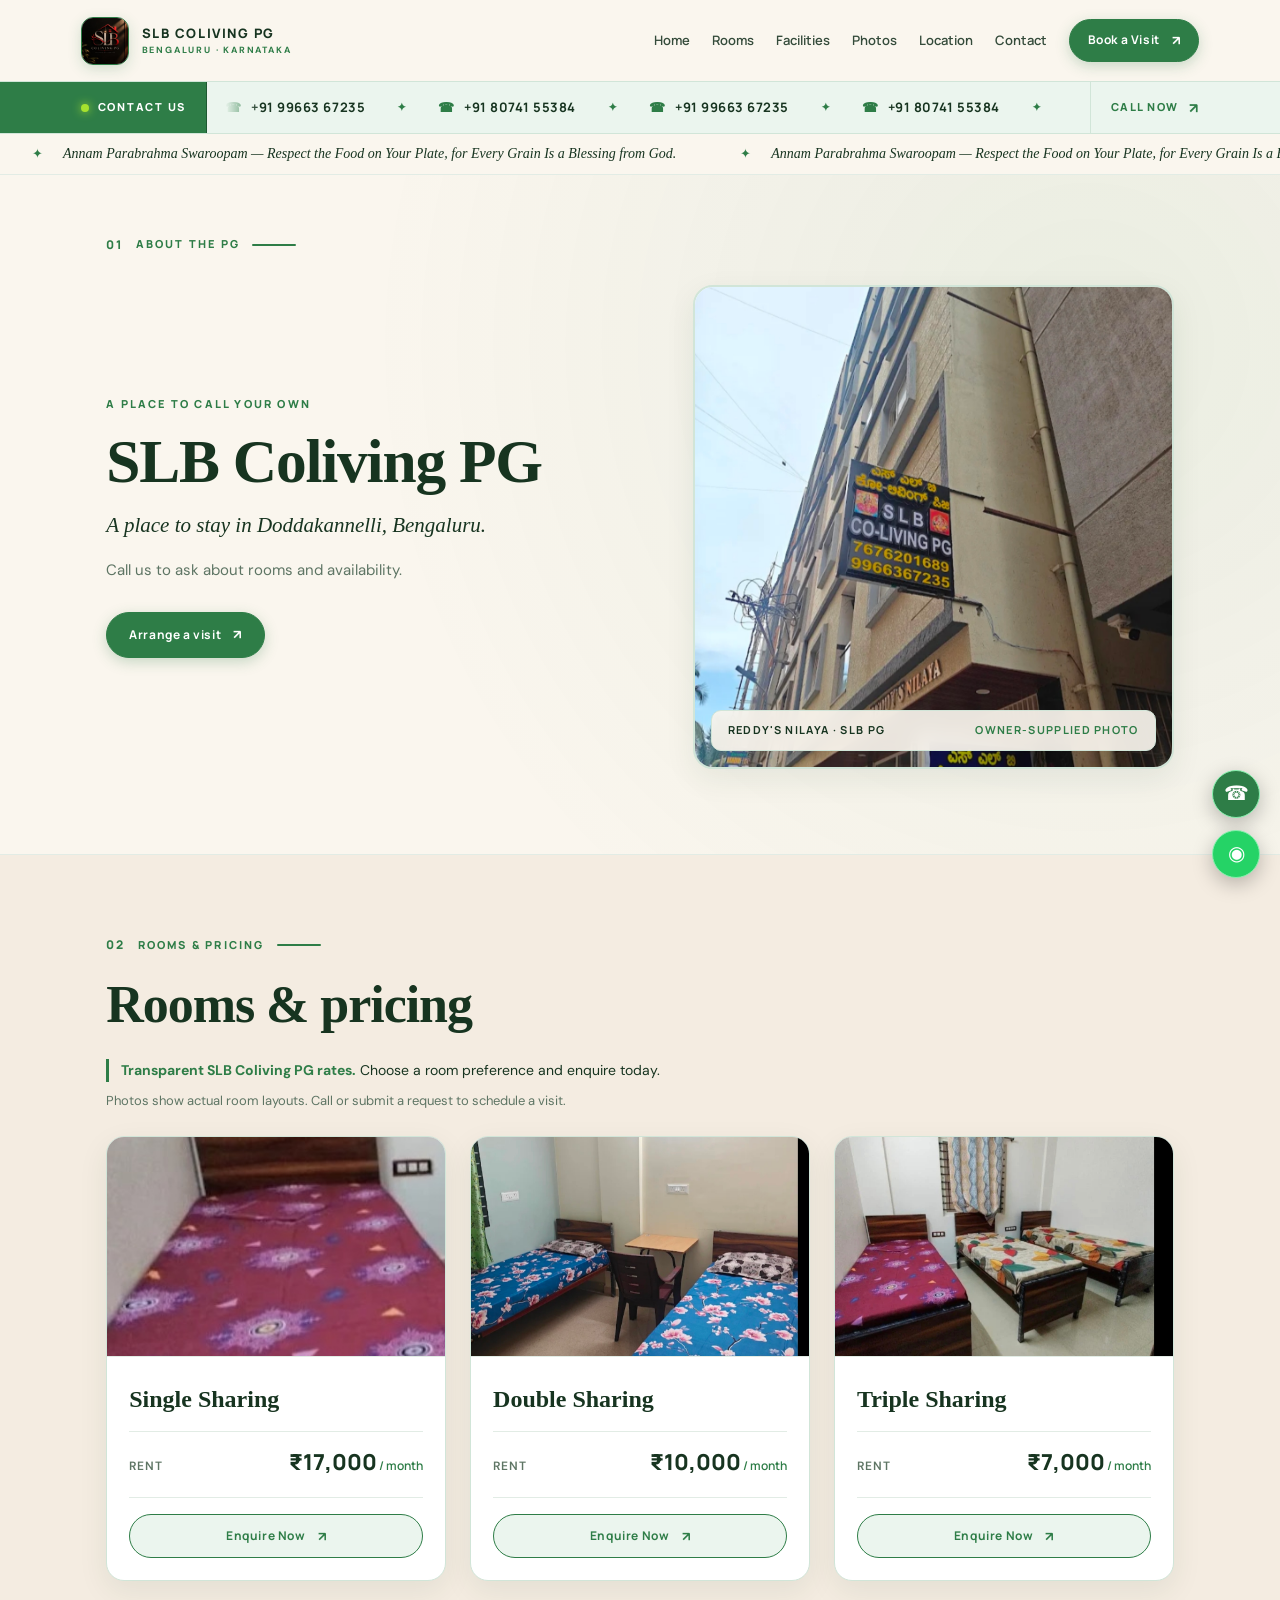
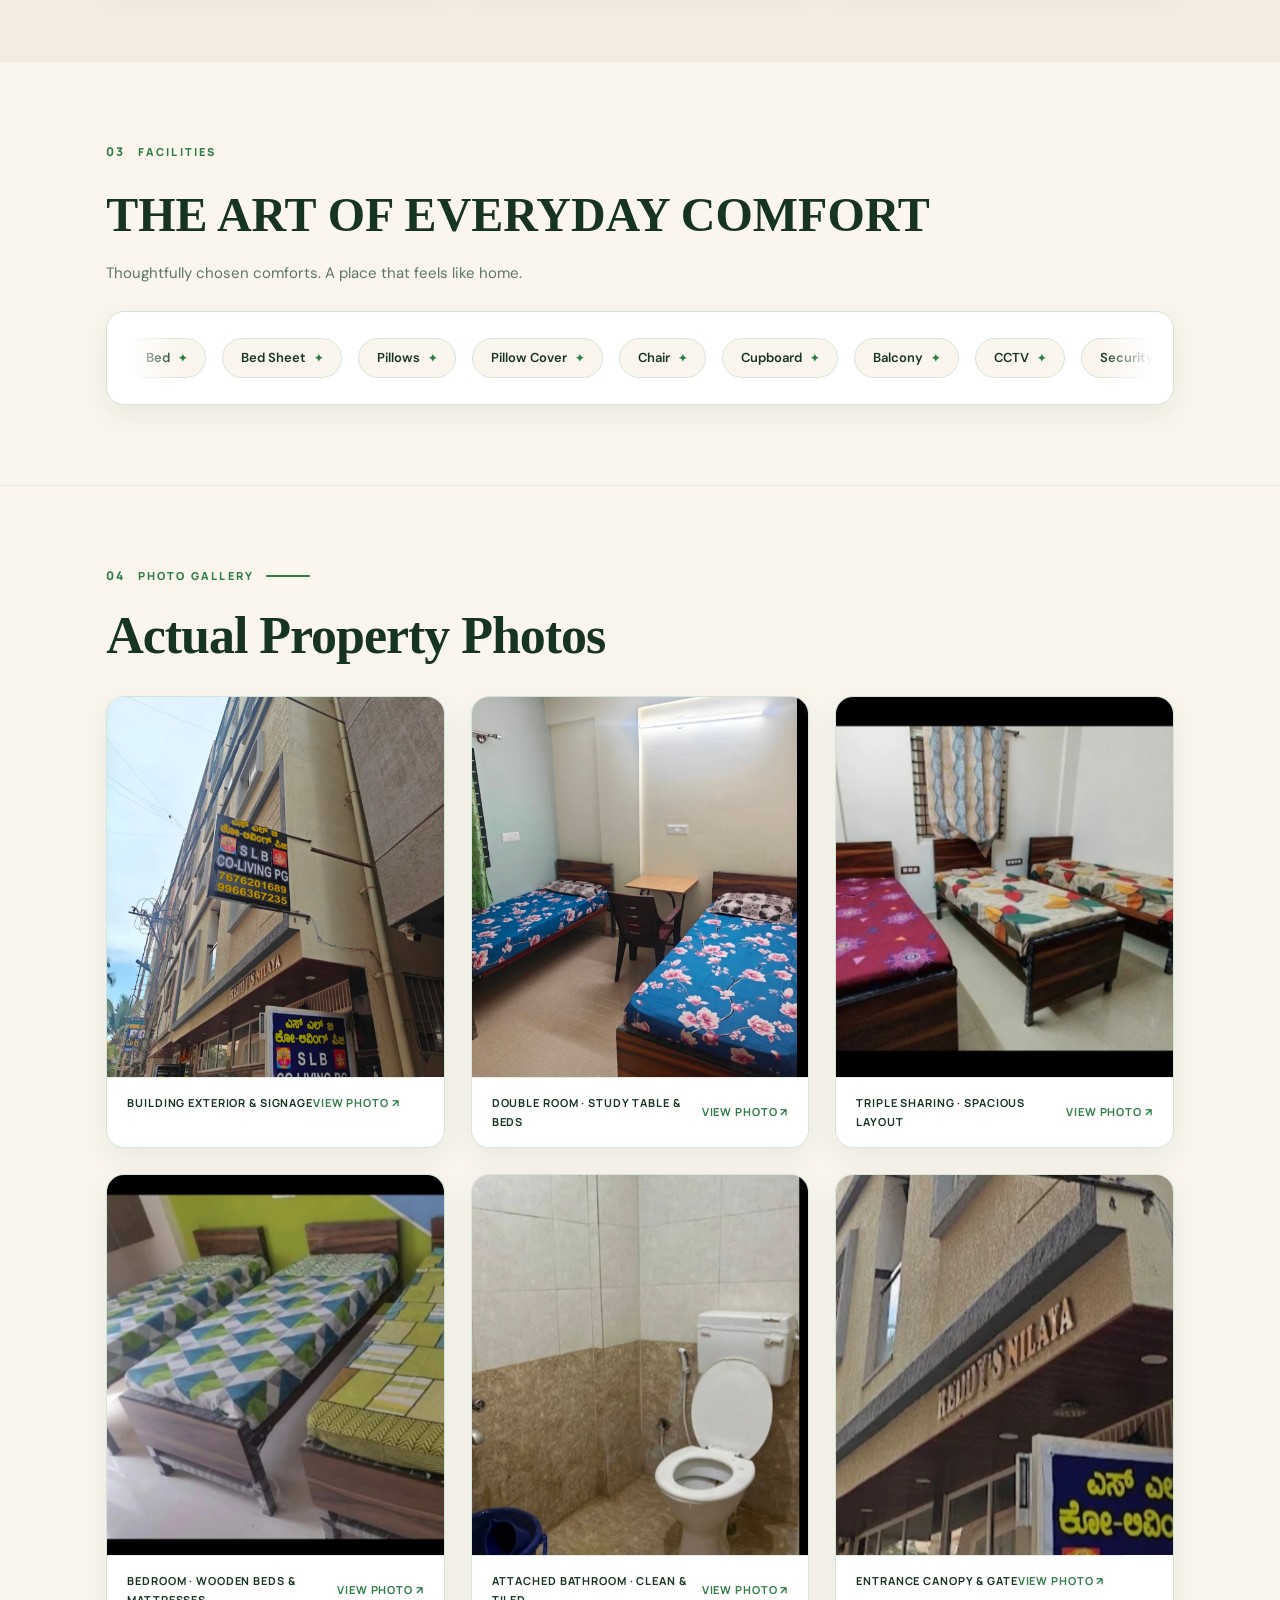
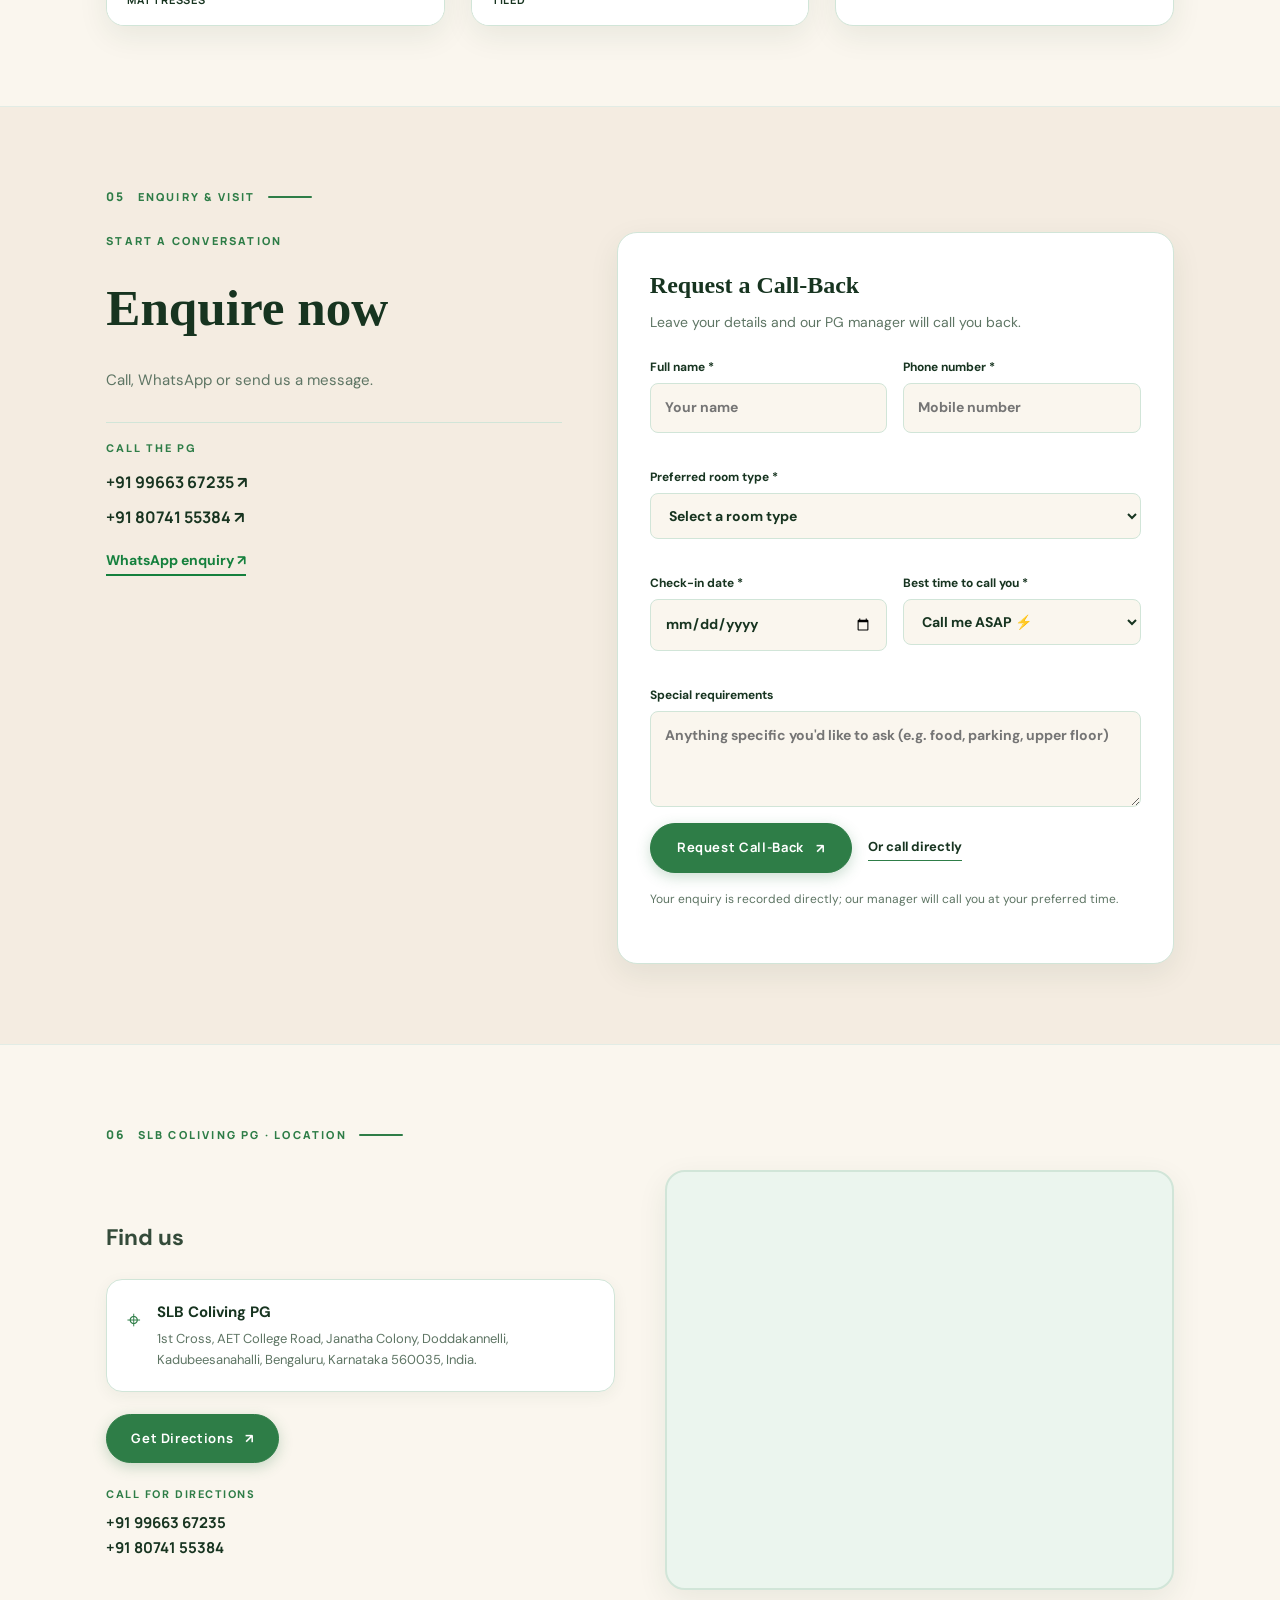
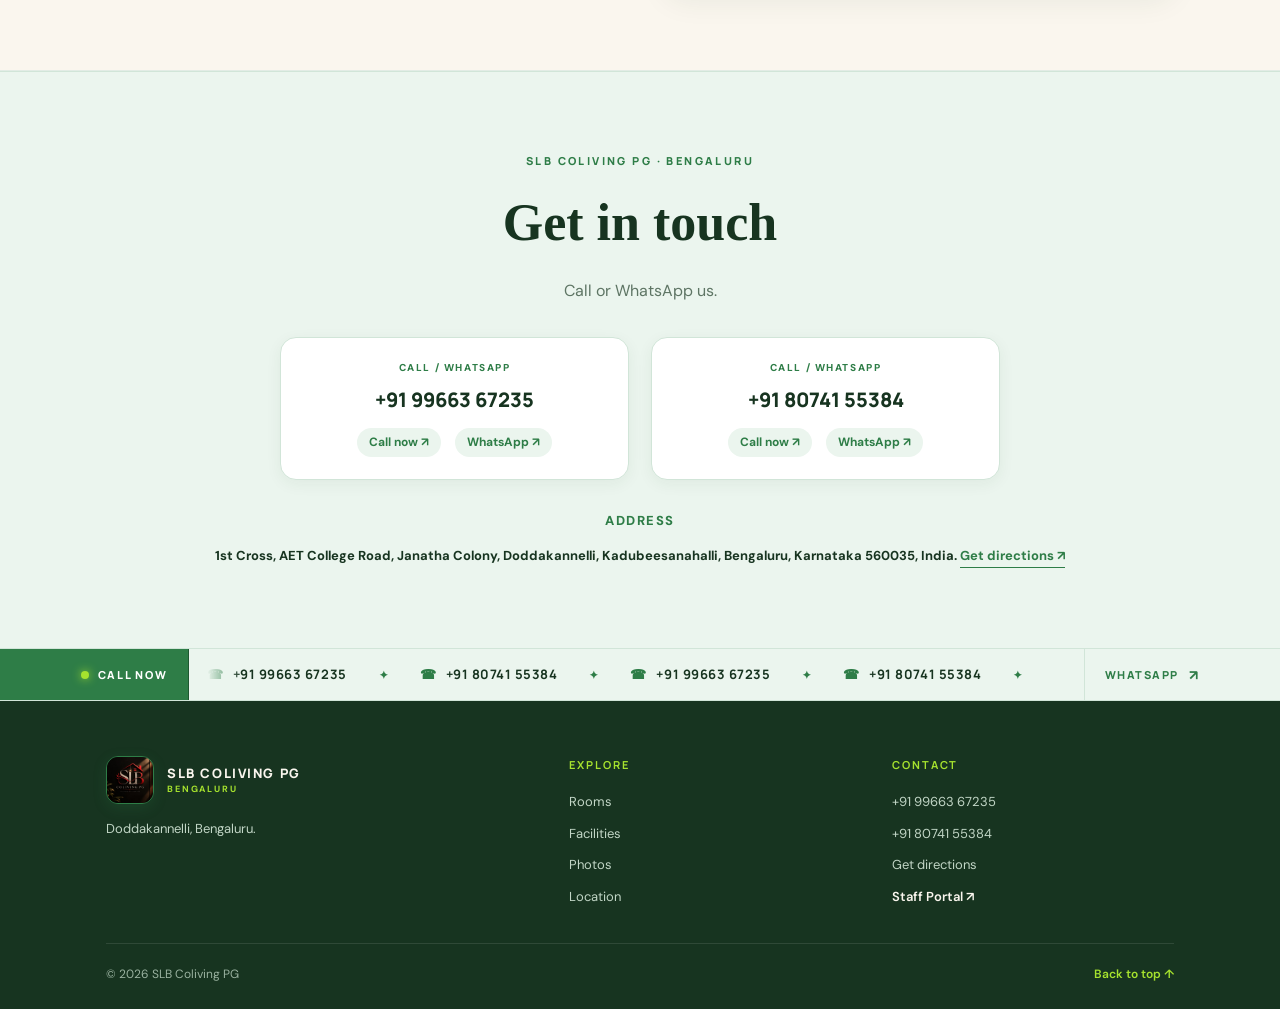
<file: index.html>
<!doctype html>
<html lang="en">
  <head>
    <meta charset="utf-8" />
    <meta name="viewport" content="width=device-width, initial-scale=1" />
    <meta name="theme-color" content="#101011" />
    <meta
      name="description"
      content="SLB Coliving PG in Bengaluru. View owner-provided room photos, facilities, directions and contact details."
    />
    <title>SLB Coliving PG | Bengaluru</title>
    <link rel="preconnect" href="https://fonts.googleapis.com" />
    <link rel="preconnect" href="https://fonts.gstatic.com" crossorigin />
    <link
      href="https://fonts.googleapis.com/css2?family=DM+Sans:wght@400;500;600;700&family=Manrope:wght@400;500;600;700;800&display=swap"
      rel="stylesheet"
    />
    <link rel="stylesheet" href="style.css" />
  </head>
  <body>
    <header class="site-header">
      <a class="brand" href="#home" aria-label="SLB Coliving PG home">
        <img
          src="assets/images/slb-logo.png"
          alt="SLB Coliving PG"
          class="brand-logo-img"
        />
        <span class="brand-name"
          ><strong>SLB COLIVING PG</strong
          ><small>BENGALURU · KARNATAKA</small></span
        >
      </a>
      <button
        class="menu-toggle"
        aria-label="Open navigation"
        aria-expanded="false"
        aria-controls="main-nav"
      >
        <span></span><span></span><span></span>
      </button>
      <nav class="nav-links" id="main-nav" aria-label="Main navigation">
        <a href="#home">Home</a><a href="#rooms">Rooms</a
        ><a href="#facilities">Facilities</a><a href="#gallery">Photos</a
        ><a href="#location">Location</a><a href="#contact">Contact</a>
        <a class="button nav-book" href="#booking"
          >Book a Visit <span>↗</span></a
        >
      </nav>
    </header>
    <main id="home">
      <section class="ticker" aria-label="Contact phone numbers">
        <span class="ticker-label"><i class="pulse-dot"></i> CONTACT US</span>
        <div class="ticker-window">
          <div class="ticker-track">
            <div class="ticker-group">
              <a href="tel:+919966367235"
                ><span class="phone-icon">☎</span> +91 99663 67235</a
              ><b>✦</b
              ><a href="tel:+918074155384"
                ><span class="phone-icon">☎</span> +91 80741 55384</a
              ><b>✦</b>
            </div>
            <div class="ticker-group" aria-hidden="true">
              <a tabindex="-1" href="tel:+919966367235"
                ><span class="phone-icon">☎</span> +91 99663 67235</a
              ><b>✦</b
              ><a tabindex="-1" href="tel:+918074155384"
                ><span class="phone-icon">☎</span> +91 80741 55384</a
              ><b>✦</b>
            </div>
          </div>
        </div>
        <a class="ticker-call" href="tel:+919966367235"
          >CALL NOW <span>↗</span></a
        >
      </section>

      <section class="quote-ticker" aria-label="Food blessing quote">
        <div class="quote-track">
          <div class="quote-group">
            <span aria-hidden="true">✦</span>
            <p>
              Annam Parabrahma Swaroopam — Respect the Food on Your Plate, for
              Every Grain Is a Blessing from God.
            </p>
          </div>
          <div class="quote-group" aria-hidden="true">
            <span>✦</span>
            <p>
              Annam Parabrahma Swaroopam — Respect the Food on Your Plate, for
              Every Grain Is a Blessing from God.
            </p>
          </div>
        </div>
      </section>

      <section class="section about-section reveal" id="about">
        <div class="section-kicker"><span>01</span> ABOUT THE PG <i></i></div>
        <div class="about-layout">
          <div class="about-copy">
            <p class="overline">A PLACE TO CALL YOUR OWN</p>
            <h1>SLB Coliving PG</h1>
            <p class="lead">A place to stay in Doddakannelli, Bengaluru.</p>
            <p class="body-copy">
              Call us to ask about rooms and availability.
            </p>
            <a class="button" href="#booking">Arrange a visit <span>↗</span></a>
          </div>
          <figure class="about-image">
            <img
              src="assets/images/IMG_20261012_234333.jpg"
              alt="Clear exterior view of SLB Coliving PG building, Reddy's Nilaya sign, and entrance"
              fetchpriority="high"
            />
            <figcaption>
              <span>REDDY'S NILAYA · SLB PG</span><span>OWNER-SUPPLIED PHOTO</span>
            </figcaption>
          </figure>
        </div>
      </section>

      <section class="section rooms-section reveal" id="rooms">
        <div class="section-kicker">
          <span>02</span> ROOMS & PRICING <i></i>
        </div>
        <div class="section-heading"><h2>Rooms &amp; pricing</h2></div>
        <p class="pricing-note">
          <strong>Transparent SLB Coliving PG rates.</strong> Choose a room preference and enquire today.
        </p>
        <p class="room-layout-note">
          Photos show actual room layouts. Call or submit a request to schedule a visit.
        </p>

        <div class="room-grid" id="room-grid">
          <article class="room-card room-card-reference">
            <img
              class="room-photo"
              src="assets/images/single-bed-detail.jpg"
              alt="Single bed in shared-bedroom"
              loading="lazy"
            />
            <div class="room-card-body">
              <h3>Single Sharing</h3>
              <div class="room-price">
                <span>Rent</span
                ><strong>₹17,000<small> / month</small></strong>
              </div>
              <div class="room-actions">
                <a href="#booking" class="button button-outline"
                  >Enquire Now <span>↗</span></a
                >
              </div>
            </div>
          </article>
          <article class="room-card room-card-reference">
            <img
              class="room-photo"
              src="assets/images/IMG_20261012_234323.jpg"
              alt="Double sharing bedroom with study desk and beds"
              loading="lazy"
            />
            <div class="room-card-body">
              <h3>Double Sharing</h3>
              <div class="room-price">
                <span>Rent</span
                ><strong>₹10,000<small> / month</small></strong>
              </div>
              <div class="room-actions">
                <a href="#booking" class="button button-outline"
                  >Enquire Now <span>↗</span></a
                >
              </div>
            </div>
          </article>
          <article class="room-card room-card-reference">
            <img
              class="room-photo"
              src="assets/images/IMG_20261012_234313.jpg"
              alt="Triple sharing bedroom layout with multiple beds"
              loading="lazy"
            />
            <div class="room-card-body">
              <h3>Triple Sharing</h3>
              <div class="room-price">
                <span>Rent</span
                ><strong>₹7,000<small> / month</small></strong>
              </div>
              <div class="room-actions">
                <a href="#booking" class="button button-outline"
                  >Enquire Now <span>↗</span></a
                >
              </div>
            </div>
          </article>
        </div>
      </section>

      <section class="section facilities-section reveal" id="facilities">
        <div class="facilities-marquee-heading">
          <div class="section-kicker"><span>03</span> FACILITIES</div>
          <h2>THE ART OF EVERYDAY COMFORT</h2>
          <p>Thoughtfully chosen comforts. A place that feels like home.</p>
        </div>
        <div class="facility-marquee-list">
          <article class="facility-marquee-row facility-marquee-row--single" data-facility-row data-row-id="all">
            <div class="facility-marquee-window" role="group" aria-label="Facility names">
              <div class="facility-marquee-track">
                <div class="facility-marquee-group">
                                    <button class="facility-marquee-item" type="button" data-facility-name="Bed" data-category-title="Room Essentials" data-category-description="Simple comforts for settling into your own space." aria-label="Show details for Bed" aria-pressed="false" aria-controls="facility-detail-all">
                    <span class="facility-marquee-name">Bed</span><span class="facility-marquee-star" aria-hidden="true">✦</span>
                  </button>
                  <button class="facility-marquee-item" type="button" data-facility-name="Bed Sheet" data-category-title="Room Essentials" data-category-description="Simple comforts for settling into your own space." aria-label="Show details for Bed Sheet" aria-pressed="false" aria-controls="facility-detail-all">
                    <span class="facility-marquee-name">Bed Sheet</span><span class="facility-marquee-star" aria-hidden="true">✦</span>
                  </button>
                  <button class="facility-marquee-item" type="button" data-facility-name="Pillows" data-category-title="Room Essentials" data-category-description="Simple comforts for settling into your own space." aria-label="Show details for Pillows" aria-pressed="false" aria-controls="facility-detail-all">
                    <span class="facility-marquee-name">Pillows</span><span class="facility-marquee-star" aria-hidden="true">✦</span>
                  </button>
                  <button class="facility-marquee-item" type="button" data-facility-name="Pillow Cover" data-category-title="Room Essentials" data-category-description="Simple comforts for settling into your own space." aria-label="Show details for Pillow Cover" aria-pressed="false" aria-controls="facility-detail-all">
                    <span class="facility-marquee-name">Pillow Cover</span><span class="facility-marquee-star" aria-hidden="true">✦</span>
                  </button>
                  <button class="facility-marquee-item" type="button" data-facility-name="Chair" data-category-title="Room Essentials" data-category-description="Simple comforts for settling into your own space." aria-label="Show details for Chair" aria-pressed="false" aria-controls="facility-detail-all">
                    <span class="facility-marquee-name">Chair</span><span class="facility-marquee-star" aria-hidden="true">✦</span>
                  </button>
                  <button class="facility-marquee-item" type="button" data-facility-name="Cupboard" data-category-title="Room Essentials" data-category-description="Simple comforts for settling into your own space." aria-label="Show details for Cupboard" aria-pressed="false" aria-controls="facility-detail-all">
                    <span class="facility-marquee-name">Cupboard</span><span class="facility-marquee-star" aria-hidden="true">✦</span>
                  </button>
                  <button class="facility-marquee-item" type="button" data-facility-name="Balcony" data-category-title="Room Essentials" data-category-description="Simple comforts for settling into your own space." aria-label="Show details for Balcony" aria-pressed="false" aria-controls="facility-detail-all">
                    <span class="facility-marquee-name">Balcony</span><span class="facility-marquee-star" aria-hidden="true">✦</span>
                  </button>
                  <button class="facility-marquee-item" type="button" data-facility-name="CCTV" data-category-title="Safety &amp; Security" data-category-description="Everyday security and backup essentials." aria-label="Show details for CCTV" aria-pressed="false" aria-controls="facility-detail-all">
                    <span class="facility-marquee-name">CCTV</span><span class="facility-marquee-star" aria-hidden="true">✦</span>
                  </button>
                  <button class="facility-marquee-item" type="button" data-facility-name="Security Guard" data-category-title="Safety &amp; Security" data-category-description="Everyday security and backup essentials." aria-label="Show details for Security Guard" aria-pressed="false" aria-controls="facility-detail-all">
                    <span class="facility-marquee-name">Security Guard</span><span class="facility-marquee-star" aria-hidden="true">✦</span>
                  </button>
                  <button class="facility-marquee-item" type="button" data-facility-name="Power Backup" data-category-title="Safety &amp; Security" data-category-description="Everyday security and backup essentials." aria-label="Show details for Power Backup" aria-pressed="false" aria-controls="facility-detail-all">
                    <span class="facility-marquee-name">Power Backup</span><span class="facility-marquee-star" aria-hidden="true">✦</span>
                  </button>
                  <button class="facility-marquee-item" type="button" data-facility-name="Common Refrigerator" data-category-title="Kitchen &amp; Dining" data-category-description="Shared essentials for cooking and dining." aria-label="Show details for Common Refrigerator" aria-pressed="false" aria-controls="facility-detail-all">
                    <span class="facility-marquee-name">Common Refrigerator</span><span class="facility-marquee-star" aria-hidden="true">✦</span>
                  </button>
                  <button class="facility-marquee-item" type="button" data-facility-name="Self Cooking" data-category-title="Kitchen &amp; Dining" data-category-description="Shared essentials for cooking and dining." aria-label="Show details for Self Cooking" aria-pressed="false" aria-controls="facility-detail-all">
                    <span class="facility-marquee-name">Self Cooking</span><span class="facility-marquee-star" aria-hidden="true">✦</span>
                  </button>
                  <button class="facility-marquee-item" type="button" data-facility-name="Gas Cylinder" data-category-title="Kitchen &amp; Dining" data-category-description="Shared essentials for cooking and dining." aria-label="Show details for Gas Cylinder" aria-pressed="false" aria-controls="facility-detail-all">
                    <span class="facility-marquee-name">Gas Cylinder</span><span class="facility-marquee-star" aria-hidden="true">✦</span>
                  </button>
                  <button class="facility-marquee-item" type="button" data-facility-name="Dining Table" data-category-title="Kitchen &amp; Dining" data-category-description="Shared essentials for cooking and dining." aria-label="Show details for Dining Table" aria-pressed="false" aria-controls="facility-detail-all">
                    <span class="facility-marquee-name">Dining Table</span><span class="facility-marquee-star" aria-hidden="true">✦</span>
                  </button>
                  <button class="facility-marquee-item" type="button" data-facility-name="Water Purifier" data-category-title="Kitchen &amp; Dining" data-category-description="Shared essentials for cooking and dining." aria-label="Show details for Water Purifier" aria-pressed="false" aria-controls="facility-detail-all">
                    <span class="facility-marquee-name">Water Purifier</span><span class="facility-marquee-star" aria-hidden="true">✦</span>
                  </button>
                  <button class="facility-marquee-item" type="button" data-facility-name="Housekeeping" data-category-title="Cleaning &amp; Laundry" data-category-description="Useful basics for laundry and everyday upkeep." aria-label="Show details for Housekeeping" aria-pressed="false" aria-controls="facility-detail-all">
                    <span class="facility-marquee-name">Housekeeping</span><span class="facility-marquee-star" aria-hidden="true">✦</span>
                  </button>
                  <button class="facility-marquee-item" type="button" data-facility-name="Washing Machine" data-category-title="Cleaning &amp; Laundry" data-category-description="Useful basics for laundry and everyday upkeep." aria-label="Show details for Washing Machine" aria-pressed="false" aria-controls="facility-detail-all">
                    <span class="facility-marquee-name">Washing Machine</span><span class="facility-marquee-star" aria-hidden="true">✦</span>
                  </button>
                  <button class="facility-marquee-item" type="button" data-facility-name="Clothes Drying Area" data-category-title="Cleaning &amp; Laundry" data-category-description="Useful basics for laundry and everyday upkeep." aria-label="Show details for Clothes Drying Area" aria-pressed="false" aria-controls="facility-detail-all">
                    <span class="facility-marquee-name">Clothes Drying Area</span><span class="facility-marquee-star" aria-hidden="true">✦</span>
                  </button>
                  <button class="facility-marquee-item" type="button" data-facility-name="Dustbin" data-category-title="Cleaning &amp; Laundry" data-category-description="Useful basics for laundry and everyday upkeep." aria-label="Show details for Dustbin" aria-pressed="false" aria-controls="facility-detail-all">
                    <span class="facility-marquee-name">Dustbin</span><span class="facility-marquee-star" aria-hidden="true">✦</span>
                  </button>
                  <button class="facility-marquee-item" type="button" data-facility-name="Shoe Rack" data-category-title="Cleaning &amp; Laundry" data-category-description="Useful basics for laundry and everyday upkeep." aria-label="Show details for Shoe Rack" aria-pressed="false" aria-controls="facility-detail-all">
                    <span class="facility-marquee-name">Shoe Rack</span><span class="facility-marquee-star" aria-hidden="true">✦</span>
                  </button>
                  <button class="facility-marquee-item" type="button" data-facility-name="Lift" data-category-title="Building &amp; Bathroom" data-category-description="Practical fixtures for the building and washroom." aria-label="Show details for Lift" aria-pressed="false" aria-controls="facility-detail-all">
                    <span class="facility-marquee-name">Lift</span><span class="facility-marquee-star" aria-hidden="true">✦</span>
                  </button>
                  <button class="facility-marquee-item" type="button" data-facility-name="Heat Pump" data-category-title="Building &amp; Bathroom" data-category-description="Practical fixtures for the building and washroom." aria-label="Show details for Heat Pump" aria-pressed="false" aria-controls="facility-detail-all">
                    <span class="facility-marquee-name">Heat Pump</span><span class="facility-marquee-star" aria-hidden="true">✦</span>
                  </button>
                  <button class="facility-marquee-item" type="button" data-facility-name="Shower" data-category-title="Building &amp; Bathroom" data-category-description="Practical fixtures for the building and washroom." aria-label="Show details for Shower" aria-pressed="false" aria-controls="facility-detail-all">
                    <span class="facility-marquee-name">Shower</span><span class="facility-marquee-star" aria-hidden="true">✦</span>
                  </button>
                  <button class="facility-marquee-item" type="button" data-facility-name="Attached Washroom" data-category-title="Building &amp; Bathroom" data-category-description="Practical fixtures for the building and washroom." aria-label="Show details for Attached Washroom" aria-pressed="false" aria-controls="facility-detail-all">
                    <span class="facility-marquee-name">Attached Washroom</span><span class="facility-marquee-star" aria-hidden="true">✦</span>
                  </button>
                  <button class="facility-marquee-item" type="button" data-facility-name="Wi-Fi" data-category-title="Other Facilities" data-category-description="Helpful everyday conveniences." aria-label="Show details for Wi-Fi" aria-pressed="false" aria-controls="facility-detail-all">
                    <span class="facility-marquee-name">Wi-Fi</span><span class="facility-marquee-star" aria-hidden="true">✦</span>
                  </button>
                  <button class="facility-marquee-item" type="button" data-facility-name="Two-Wheeler Parking" data-category-title="Other Facilities" data-category-description="Helpful everyday conveniences." aria-label="Show details for Two-Wheeler Parking" aria-pressed="false" aria-controls="facility-detail-all">
                    <span class="facility-marquee-name">Two-Wheeler Parking</span><span class="facility-marquee-star" aria-hidden="true">✦</span>
                  </button>
                </div>
                <div class="facility-marquee-group" aria-hidden="true">
                  <span class="facility-marquee-item facility-marquee-item--visual" data-facility-name="Bed" data-category-title="Room Essentials" data-category-description="Simple comforts for settling into your own space.">
                    <span class="facility-marquee-name">Bed</span><span class="facility-marquee-star" aria-hidden="true">✦</span>
                  </span>
                  <span class="facility-marquee-item facility-marquee-item--visual" data-facility-name="Bed Sheet" data-category-title="Room Essentials" data-category-description="Simple comforts for settling into your own space.">
                    <span class="facility-marquee-name">Bed Sheet</span><span class="facility-marquee-star" aria-hidden="true">✦</span>
                  </span>
                  <span class="facility-marquee-item facility-marquee-item--visual" data-facility-name="Pillows" data-category-title="Room Essentials" data-category-description="Simple comforts for settling into your own space.">
                    <span class="facility-marquee-name">Pillows</span><span class="facility-marquee-star" aria-hidden="true">✦</span>
                  </span>
                  <span class="facility-marquee-item facility-marquee-item--visual" data-facility-name="Pillow Cover" data-category-title="Room Essentials" data-category-description="Simple comforts for settling into your own space.">
                    <span class="facility-marquee-name">Pillow Cover</span><span class="facility-marquee-star" aria-hidden="true">✦</span>
                  </span>
                  <span class="facility-marquee-item facility-marquee-item--visual" data-facility-name="Chair" data-category-title="Room Essentials" data-category-description="Simple comforts for settling into your own space.">
                    <span class="facility-marquee-name">Chair</span><span class="facility-marquee-star" aria-hidden="true">✦</span>
                  </span>
                  <span class="facility-marquee-item facility-marquee-item--visual" data-facility-name="Cupboard" data-category-title="Room Essentials" data-category-description="Simple comforts for settling into your own space.">
                    <span class="facility-marquee-name">Cupboard</span><span class="facility-marquee-star" aria-hidden="true">✦</span>
                  </span>
                  <span class="facility-marquee-item facility-marquee-item--visual" data-facility-name="Balcony" data-category-title="Room Essentials" data-category-description="Simple comforts for settling into your own space.">
                    <span class="facility-marquee-name">Balcony</span><span class="facility-marquee-star" aria-hidden="true">✦</span>
                  </span>
                  <span class="facility-marquee-item facility-marquee-item--visual" data-facility-name="CCTV" data-category-title="Safety &amp; Security" data-category-description="Everyday security and backup essentials.">
                    <span class="facility-marquee-name">CCTV</span><span class="facility-marquee-star" aria-hidden="true">✦</span>
                  </span>
                  <span class="facility-marquee-item facility-marquee-item--visual" data-facility-name="Security Guard" data-category-title="Safety &amp; Security" data-category-description="Everyday security and backup essentials.">
                    <span class="facility-marquee-name">Security Guard</span><span class="facility-marquee-star" aria-hidden="true">✦</span>
                  </span>
                  <span class="facility-marquee-item facility-marquee-item--visual" data-facility-name="Power Backup" data-category-title="Safety &amp; Security" data-category-description="Everyday security and backup essentials.">
                    <span class="facility-marquee-name">Power Backup</span><span class="facility-marquee-star" aria-hidden="true">✦</span>
                  </span>
                  <span class="facility-marquee-item facility-marquee-item--visual" data-facility-name="Common Refrigerator" data-category-title="Kitchen &amp; Dining" data-category-description="Shared essentials for cooking and dining.">
                    <span class="facility-marquee-name">Common Refrigerator</span><span class="facility-marquee-star" aria-hidden="true">✦</span>
                  </span>
                  <span class="facility-marquee-item facility-marquee-item--visual" data-facility-name="Self Cooking" data-category-title="Kitchen &amp; Dining" data-category-description="Shared essentials for cooking and dining.">
                    <span class="facility-marquee-name">Self Cooking</span><span class="facility-marquee-star" aria-hidden="true">✦</span>
                  </span>
                  <span class="facility-marquee-item facility-marquee-item--visual" data-facility-name="Gas Cylinder" data-category-title="Kitchen &amp; Dining" data-category-description="Shared essentials for cooking and dining.">
                    <span class="facility-marquee-name">Gas Cylinder</span><span class="facility-marquee-star" aria-hidden="true">✦</span>
                  </span>
                  <span class="facility-marquee-item facility-marquee-item--visual" data-facility-name="Dining Table" data-category-title="Kitchen &amp; Dining" data-category-description="Shared essentials for cooking and dining.">
                    <span class="facility-marquee-name">Dining Table</span><span class="facility-marquee-star" aria-hidden="true">✦</span>
                  </span>
                  <span class="facility-marquee-item facility-marquee-item--visual" data-facility-name="Water Purifier" data-category-title="Kitchen &amp; Dining" data-category-description="Shared essentials for cooking and dining.">
                    <span class="facility-marquee-name">Water Purifier</span><span class="facility-marquee-star" aria-hidden="true">✦</span>
                  </span>
                  <span class="facility-marquee-item facility-marquee-item--visual" data-facility-name="Housekeeping" data-category-title="Cleaning &amp; Laundry" data-category-description="Useful basics for laundry and everyday upkeep.">
                    <span class="facility-marquee-name">Housekeeping</span><span class="facility-marquee-star" aria-hidden="true">✦</span>
                  </span>
                  <span class="facility-marquee-item facility-marquee-item--visual" data-facility-name="Washing Machine" data-category-title="Cleaning &amp; Laundry" data-category-description="Useful basics for laundry and everyday upkeep.">
                    <span class="facility-marquee-name">Washing Machine</span><span class="facility-marquee-star" aria-hidden="true">✦</span>
                  </span>
                  <span class="facility-marquee-item facility-marquee-item--visual" data-facility-name="Clothes Drying Area" data-category-title="Cleaning &amp; Laundry" data-category-description="Useful basics for laundry and everyday upkeep.">
                    <span class="facility-marquee-name">Clothes Drying Area</span><span class="facility-marquee-star" aria-hidden="true">✦</span>
                  </span>
                  <span class="facility-marquee-item facility-marquee-item--visual" data-facility-name="Dustbin" data-category-title="Cleaning &amp; Laundry" data-category-description="Useful basics for laundry and everyday upkeep.">
                    <span class="facility-marquee-name">Dustbin</span><span class="facility-marquee-star" aria-hidden="true">✦</span>
                  </span>
                  <span class="facility-marquee-item facility-marquee-item--visual" data-facility-name="Shoe Rack" data-category-title="Cleaning &amp; Laundry" data-category-description="Useful basics for laundry and everyday upkeep.">
                    <span class="facility-marquee-name">Shoe Rack</span><span class="facility-marquee-star" aria-hidden="true">✦</span>
                  </span>
                  <span class="facility-marquee-item facility-marquee-item--visual" data-facility-name="Lift" data-category-title="Building &amp; Bathroom" data-category-description="Practical fixtures for the building and washroom.">
                    <span class="facility-marquee-name">Lift</span><span class="facility-marquee-star" aria-hidden="true">✦</span>
                  </span>
                  <span class="facility-marquee-item facility-marquee-item--visual" data-facility-name="Heat Pump" data-category-title="Building &amp; Bathroom" data-category-description="Practical fixtures for the building and washroom.">
                    <span class="facility-marquee-name">Heat Pump</span><span class="facility-marquee-star" aria-hidden="true">✦</span>
                  </span>
                  <span class="facility-marquee-item facility-marquee-item--visual" data-facility-name="Shower" data-category-title="Building &amp; Bathroom" data-category-description="Practical fixtures for the building and washroom.">
                    <span class="facility-marquee-name">Shower</span><span class="facility-marquee-star" aria-hidden="true">✦</span>
                  </span>
                  <span class="facility-marquee-item facility-marquee-item--visual" data-facility-name="Attached Washroom" data-category-title="Building &amp; Bathroom" data-category-description="Practical fixtures for the building and washroom.">
                    <span class="facility-marquee-name">Attached Washroom</span><span class="facility-marquee-star" aria-hidden="true">✦</span>
                  </span>
                  <span class="facility-marquee-item facility-marquee-item--visual" data-facility-name="Wi-Fi" data-category-title="Other Facilities" data-category-description="Helpful everyday conveniences.">
                    <span class="facility-marquee-name">Wi-Fi</span><span class="facility-marquee-star" aria-hidden="true">✦</span>
                  </span>
                  <span class="facility-marquee-item facility-marquee-item--visual" data-facility-name="Two-Wheeler Parking" data-category-title="Other Facilities" data-category-description="Helpful everyday conveniences.">
                    <span class="facility-marquee-name">Two-Wheeler Parking</span><span class="facility-marquee-star" aria-hidden="true">✦</span>
                  </span>
                </div>
              </div>
            </div>
            <div class="facility-detail" id="facility-detail-all" role="status" aria-live="polite" aria-atomic="true" hidden>
              <span class="facility-detail-category"></span>
              <p><strong class="facility-detail-name"></strong><span class="facility-detail-description"></span></p>
              <button class="facility-detail-close" type="button" aria-label="Close facility details">×</button>
            </div>
          </article>
        </div>
      </section>
      <section class="section gallery-section reveal" id="gallery">
        <div class="section-kicker"><span>04</span> PHOTO GALLERY <i></i></div>
        <div class="section-heading"><h2>Actual Property Photos</h2></div>
        <div class="gallery-grid">
          <button
            class="gallery-item"
            type="button"
            data-lightbox="assets/images/IMG_20261012_234333.jpg"
            data-lightbox-alt="SLB Coliving PG building exterior, Reddy's Nilaya sign and main entrance"
            aria-label="View the PG building exterior and signage photo in high clarity"
          >
            <div class="gallery-photo-wrapper">
              <img
                src="assets/images/IMG_20261012_234333.jpg"
                alt="SLB Coliving PG building exterior, Reddy's Nilaya sign and main entrance"
                loading="lazy"
              />
              <span class="gallery-zoom-badge">🔍 Click to Expand</span>
            </div>
            <span>BUILDING EXTERIOR &amp; SIGNAGE <i>VIEW PHOTO ↗</i></span>
          </button>
          <button
            class="gallery-item"
            type="button"
            data-lightbox="assets/images/IMG_20261012_234323.jpg"
            data-lightbox-alt="Bedroom with two beds, study table and chair in high clarity"
            aria-label="View double sharing bedroom photo with two beds and a study table"
          >
            <div class="gallery-photo-wrapper">
              <img
                src="assets/images/IMG_20261012_234323.jpg"
                alt="Bedroom with two visible beds and a study table"
                loading="lazy"
              />
              <span class="gallery-zoom-badge">🔍 Click to Expand</span>
            </div>
            <span>DOUBLE ROOM · STUDY TABLE &amp; BEDS <i>VIEW PHOTO ↗</i></span>
          </button>
          <button
            class="gallery-item"
            type="button"
            data-lightbox="assets/images/IMG_20261012_234313.jpg"
            data-lightbox-alt="Spacious triple sharing bedroom layout showing three clean beds"
            aria-label="View triple sharing bedroom photo showing multiple beds"
          >
            <div class="gallery-photo-wrapper">
              <img
                src="assets/images/IMG_20261012_234313.jpg"
                alt="Spacious triple sharing bedroom layout"
                loading="lazy"
              />
              <span class="gallery-zoom-badge">🔍 Click to Expand</span>
            </div>
            <span>TRIPLE SHARING · SPACIOUS LAYOUT <i>VIEW PHOTO ↗</i></span>
          </button>
          <button
            class="gallery-item"
            type="button"
            data-lightbox="assets/images/IMG_20261012_234303.jpg"
            data-lightbox-alt="Shared bedroom showing several single beds with wooden headboards"
            aria-label="View shared bedroom photo showing wooden beds and mattresses"
          >
            <div class="gallery-photo-wrapper">
              <img
                src="assets/images/IMG_20261012_234303.jpg"
                alt="Shared bedroom showing several single beds"
                loading="lazy"
              />
              <span class="gallery-zoom-badge">🔍 Click to Expand</span>
            </div>
            <span>BEDROOM · WOODEN BEDS &amp; MATTRESSES <i>VIEW PHOTO ↗</i></span>
          </button>
          <button
            class="gallery-item"
            type="button"
            data-lightbox="assets/images/IMG_20261012_234345.jpg"
            data-lightbox-alt="Clean attached bathroom with tiled walls, shower and western toilet"
            aria-label="View attached bathroom photo in high clarity"
          >
            <div class="gallery-photo-wrapper">
              <img
                src="assets/images/IMG_20261012_234345.jpg"
                alt="Attached bathroom with tiled walls, shower and western toilet"
                loading="lazy"
              />
              <span class="gallery-zoom-badge">🔍 Click to Expand</span>
            </div>
            <span>ATTACHED BATHROOM · CLEAN &amp; TILED <i>VIEW PHOTO ↗</i></span>
          </button>
          <button
            class="gallery-item"
            type="button"
            data-lightbox="assets/images/pg-exterior-canopy.jpg"
            data-lightbox-alt="Exterior view of covered entrance canopy and gate"
            aria-label="View entrance canopy photo"
          >
            <div class="gallery-photo-wrapper">
              <img
                src="assets/images/pg-exterior-canopy.jpg"
                alt="Exterior view of covered entrance canopy and gate"
                loading="lazy"
              />
              <span class="gallery-zoom-badge">🔍 Click to Expand</span>
            </div>
            <span>ENTRANCE CANOPY &amp; GATE <i>VIEW PHOTO ↗</i></span>
          </button>
        </div>
      </section>

      <section class="section booking-section reveal" id="booking">
        <div class="section-kicker">
          <span>05</span> ENQUIRY & VISIT <i></i>
        </div>
        <div class="booking-layout">
          <div class="booking-copy">
            <p class="overline">START A CONVERSATION</p>
            <h2>Enquire now</h2>
            <p class="body-copy">Call, WhatsApp or send us a message.</p>
            <div class="booking-quick">
              <span>CALL THE PG</span
              ><a href="tel:+919966367235">+91 99663 67235 ↗</a
              ><a href="tel:+918074155384">+91 80741 55384 ↗</a>
            </div>
            <a
              class="whatsapp-link"
              href="https://wa.me/919966367235?text=Hello%2C%20I%20would%20like%20to%20enquire%20about%20your%20PG%20accommodation."
              target="_blank"
              rel="noopener"
              >WhatsApp enquiry ↗</a
            >
          </div>
          <form class="booking-form" id="booking-form" novalidate>
            <h3>Request a Call-Back</h3>
            <p>Leave your details and our PG manager will call you back.</p>
            <div class="form-row">
              <label
                >Full name *<input
                  name="name"
                  type="text"
                  placeholder="Your name"
                  required
                  minlength="2"
                  autocomplete="name" /><small class="field-error"></small
              ></label>
              <label
                >Phone number *<input
                  name="phone"
                  type="tel"
                  placeholder="Mobile number"
                  required
                  inputmode="tel"
                  autocomplete="tel" /><small class="field-error"></small
              ></label>
            </div>
            <label
              >Preferred room type *<select name="room" required>
                <option value="" selected disabled>Select a room type</option>
                <option>Single sharing</option>
                <option>Double sharing</option>
                <option>Triple sharing</option>
                <option>Other / not sure</option></select
              ><small class="field-error"></small
            ></label>
            <div class="form-row">
              <label
                >Check-in date *<input name="date" type="date" required /><small
                  class="field-error"
                ></small
              ></label>
              <label
                >Best time to call you *<select name="callTime" required>
                  <option value="ASAP" selected>Call me ASAP ⚡</option>
                  <option value="Morning (9 AM – 12 PM)">Morning (9 AM – 12 PM)</option>
                  <option value="Afternoon (12 PM – 5 PM)">Afternoon (12 PM – 5 PM)</option>
                  <option value="Evening (5 PM – 8 PM)">Evening (5 PM – 8 PM)</option>
                  <option value="Weekend">Weekend anytime</option>
                </select><small class="field-error"></small
              ></label>
            </div>
            <label
              >Special requirements<textarea
                name="requirements"
                rows="3"
                placeholder="Anything specific you'd like to ask (e.g. food, parking, upper floor)"
              ></textarea>
            </label>
            <div class="form-buttons">
              <button class="button" type="submit" id="submit-btn">
                Request Call-Back <span>↗</span></button
              ><a class="callback-link" href="tel:+919966367235">Or call directly</a>
            </div>
            <p class="form-note">Your enquiry is recorded directly; our manager will call you at your preferred time.</p>
            <div
              class="form-message"
              role="status"
              aria-live="polite"
              hidden
            ></div>
          </form>
        </div>
      </section>

      <section class="section location-section reveal" id="location">
        <div class="section-kicker">
          <span>06</span> SLB COLIVING PG · LOCATION <i></i>
        </div>
        <div class="location-layout">
          <div>
            <h2>Find us</h2>
            <div class="address-box">
              <span aria-hidden="true">⌖</span>
              <div>
                <b>SLB Coliving PG</b>
                <p>
                  1st Cross, AET College Road, Janatha Colony, Doddakannelli,
                  Kadubeesanahalli, Bengaluru, Karnataka 560035, India.
                </p>
              </div>
            </div>
            <a
              class="button directions-button"
              href="https://www.google.com/maps/dir/?api=1&amp;destination=SLB+Coliving+PG%2C+1st+Cross%2C+AET+College+Road%2C+Janatha+Colony%2C+Doddakannelli%2C+Kadubeesanahalli%2C+Bengaluru%2C+Karnataka+560035%2C+India"
              target="_blank"
              rel="noopener"
              >Get Directions <span>↗</span></a
            >
            <div class="location-contact">
              <b>Call for directions</b
              ><a href="tel:+919966367235">+91 99663 67235</a
              ><a href="tel:+918074155384">+91 80741 55384</a>
            </div>
          </div>
          <div class="map-frame">
            <iframe
              title="Google Map showing the SLB Coliving PG address"
              src="https://maps.google.com/maps?q=SLB+Coliving+PG%2C+1st+Cross%2C+AET+College+Road%2C+Janatha+Colony%2C+Doddakannelli%2C+Kadubeesanahalli%2C+Bengaluru%2C+Karnataka+560035%2C+India&amp;z=15&amp;output=embed"
              loading="lazy"
              referrerpolicy="no-referrer-when-downgrade"
              allowfullscreen
            ></iframe>
          </div>
        </div>
      </section>

      <section class="contact-section reveal" id="contact">
        <div class="contact-overline">SLB COLIVING PG · BENGALURU</div>
        <h2>Get in touch</h2>
        <p>Call or WhatsApp us.</p>
        <div class="contact-numbers">
          <div>
            <span>CALL / WHATSAPP</span
            ><a href="tel:+919966367235">+91 99663 67235</a>
            <div class="contact-actions">
              <a href="tel:+919966367235">Call now ↗</a
              ><a
                href="https://wa.me/919966367235?text=Hello%2C%20I%20would%20like%20to%20enquire%20about%20your%20PG%20accommodation."
                target="_blank"
                rel="noopener"
                >WhatsApp ↗</a
              >
            </div>
          </div>
          <div>
            <span>CALL / WHATSAPP</span
            ><a href="tel:+918074155384">+91 80741 55384</a>
            <div class="contact-actions">
              <a href="tel:+918074155384">Call now ↗</a
              ><a
                href="https://wa.me/918074155384?text=Hello%2C%20I%20would%20like%20to%20enquire%20about%20your%20PG%20accommodation."
                target="_blank"
                rel="noopener"
                >WhatsApp ↗</a
              >
            </div>
          </div>
        </div>
        <div class="contact-other">
          <span>ADDRESS</span
          ><b
            >1st Cross, AET College Road, Janatha Colony, Doddakannelli,
            Kadubeesanahalli, Bengaluru, Karnataka 560035, India.</b
          >
          <a
            href="https://www.google.com/maps/dir/?api=1&amp;destination=SLB+Coliving+PG%2C+1st+Cross%2C+AET+College+Road%2C+Janatha+Colony%2C+Doddakannelli%2C+Kadubeesanahalli%2C+Bengaluru%2C+Karnataka+560035%2C+India"
            target="_blank"
            rel="noopener"
            >Get directions ↗</a
          >
        </div>
      </section>

      <section class="ticker ticker-footer" aria-label="Call SLB Coliving PG">
        <span class="ticker-label"><i class="pulse-dot"></i> CALL NOW</span>
        <div class="ticker-window">
          <div class="ticker-track">
            <div class="ticker-group">
              <a href="tel:+919966367235"
                ><span class="phone-icon">☎</span> +91 99663 67235</a
              ><b>✦</b
              ><a href="tel:+918074155384"
                ><span class="phone-icon">☎</span> +91 80741 55384</a
              ><b>✦</b>
            </div>
            <div class="ticker-group" aria-hidden="true">
              <a tabindex="-1" href="tel:+919966367235"
                ><span class="phone-icon">☎</span> +91 99663 67235</a
              ><b>✦</b
              ><a tabindex="-1" href="tel:+918074155384"
                ><span class="phone-icon">☎</span> +91 80741 55384</a
              ><b>✦</b>
            </div>
          </div>
        </div>
        <a
          class="ticker-call"
          href="https://wa.me/919966367235?text=Hello%2C%20I%20would%20like%20to%20enquire%20about%20your%20PG%20accommodation."
          target="_blank"
          rel="noopener"
          >WHATSAPP <span>↗</span></a
        >
      </section>
    </main>
    <footer class="site-footer">
      <div class="footer-main">
        <div class="footer-brand">
          <a class="brand" href="#home">
            <img
              src="assets/images/slb-logo.png"
              alt="SLB Coliving PG"
              class="brand-logo-img"
            />
            <span class="brand-name"
              ><strong>SLB COLIVING PG</strong><small>BENGALURU</small></span
            ></a
          >
          <p>Doddakannelli, Bengaluru.</p>
        </div>
        <div class="footer-column">
          <strong>EXPLORE</strong><a href="#rooms">Rooms</a
          ><a href="#facilities">Facilities</a><a href="#gallery">Photos</a
          ><a href="#location">Location</a>
        </div>
        <div class="footer-column">
          <strong>CONTACT</strong><a href="tel:+919966367235">+91 99663 67235</a
          ><a href="tel:+918074155384">+91 80741 55384</a
          ><a href="#location">Get directions</a
          ><a href="/admin" target="_blank" style="color: var(--gold); font-weight: 600;">Staff Portal ↗</a>
        </div>
      </div>
      <div class="footer-bottom">
        <span>© <span id="year"></span> SLB Coliving PG</span
        ><a href="#home">Back to top ↑</a>
      </div>
    </footer>
    <div class="floating-actions">
      <a
        href="tel:+919966367235"
        aria-label="Call SLB Coliving PG at plus 91 99663 67235"
        >☎</a
      ><a
        class="float-whatsapp"
        href="https://wa.me/919966367235?text=Hello%2C%20I%20would%20like%20to%20enquire%20about%20your%20PG%20accommodation."
        target="_blank"
        rel="noopener"
        aria-label="WhatsApp SLB Coliving PG"
        >◉</a
      >
    </div>
    <dialog class="lightbox" aria-label="Photo viewer">
      <button class="lightbox-close" aria-label="Close photo viewer">×</button
      ><img alt="Expanded owner-supplied PG photo" />
    </dialog>
    <script src="script.js"></script>
  </body>
</html>
</file>
<file: style.css>
/* ==========================================================================
   SLB COLIVING PG — LIGHT GREEN & MILKYBAR LIGHT CREAM THEME
   Doddakannelli, Bengaluru
   ========================================================================== */

:root {
  /* Milkybar Light Cream Backgrounds */
  --bg: #FAF6EE;
  --bg-cream-alt: #F4ECE1;
  --bg-cream-subtle: #FFFDF9;
  --panel: #FFFFFF;
  --panel2: #FBF8F1;
  
  /* Light Green Theme Accents */
  --primary-green: #2E7D47;
  --primary-green-hover: #236538;
  --primary-green-light: #4E9E68;
  --primary-green-dark: #1E5831;
  --mint-tint: #EBF5EE;
  --mint-border: #D1E5D8;
  --mint-chip: #E3F2E8;

  /* Typography Colors */
  --text-heading: #173420;
  --text-body: #344B3A;
  --text-muted: #5E7564;
  --white: #FFFFFF;
  --line: #E2ECE5;

  /* Fonts */
  --serif: "DM Serif Display", Georgia, "Times New Roman", serif;
  --sans: "DM Sans", -apple-system, BlinkMacSystemFont, "Segoe UI", Roboto, sans-serif;
  --display: "Manrope", "DM Sans", sans-serif;

  /* Shadows & Elevations */
  --shadow-sm: 0 4px 16px rgba(28, 62, 38, 0.06);
  --shadow-card: 0 10px 30px rgba(28, 62, 38, 0.08);
  --shadow-hover: 0 18px 44px rgba(28, 62, 38, 0.15);
  --glow-green: 0 0 22px rgba(46, 125, 71, 0.28);
}

* {
  box-sizing: border-box;
}

html {
  scroll-behavior: smooth;
  scroll-padding-top: 88px;
}

body {
  margin: 0;
  background-color: var(--bg);
  color: var(--text-body);
  font-family: var(--sans);
  font-size: 15px;
  line-height: 1.68;
  -webkit-font-smoothing: antialiased;
  -moz-osx-font-smoothing: grayscale;
}

a {
  color: inherit;
  text-decoration: none;
  transition: color 0.2s ease, opacity 0.2s ease;
}

img {
  display: block;
  max-width: 100%;
}

button,
input,
select,
textarea {
  font: inherit;
}

button {
  color: inherit;
  cursor: pointer;
  border: none;
  background: none;
}

/* ==========================================================================
   Header & Navigation
   ========================================================================== */
.site-header {
  height: 82px;
  position: sticky;
  top: 0;
  z-index: 60;
  background: rgba(250, 246, 238, 0.94);
  backdrop-filter: blur(16px);
  -webkit-backdrop-filter: blur(16px);
  border-bottom: 1px solid var(--mint-border);
  display: flex;
  align-items: center;
  justify-content: space-between;
  padding: 0 6.3%;
  transition: background-color 0.25s ease, box-shadow 0.25s ease;
}

.brand {
  display: flex;
  align-items: center;
  gap: 13px;
  flex-shrink: 0;
}

.brand-logo-img {
  width: 48px;
  height: 48px;
  object-fit: contain;
  border-radius: 12px;
  border: 1.5px solid var(--primary-green);
  box-shadow: 0 4px 14px rgba(46, 125, 71, 0.2);
  transition: transform 0.25s ease, box-shadow 0.25s ease;
}

.brand:hover .brand-logo-img {
  transform: scale(1.05);
  box-shadow: var(--glow-green);
}

.brand-name strong,
.brand-name small {
  display: block;
  line-height: 1.25;
}

.brand-name strong {
  font-family: var(--display);
  font-size: 13px;
  font-weight: 800;
  letter-spacing: 0.12em;
  color: var(--text-heading);
}

.brand-name small {
  font-size: 9px;
  font-weight: 700;
  letter-spacing: 0.2em;
  color: var(--primary-green);
  margin-top: 3px;
}

.nav-links {
  display: flex;
  align-items: center;
  gap: 22px;
}

.nav-links > a:not(.button) {
  font-family: var(--display);
  font-size: 13px;
  font-weight: 600;
  color: var(--text-body);
  position: relative;
  padding: 5px 0;
  transition: color 0.2s ease;
}

.nav-links > a:not(.button)::after {
  content: "";
  position: absolute;
  bottom: 0;
  left: 0;
  width: 0%;
  height: 2px;
  background: var(--primary-green);
  transition: width 0.2s ease;
  border-radius: 2px;
}

.nav-links > a:not(.button):hover,
.nav-links > a.active {
  color: var(--primary-green);
}

.nav-links > a:not(.button):hover::after,
.nav-links > a.active::after {
  width: 100%;
}

.button {
  display: inline-flex;
  align-items: center;
  justify-content: center;
  gap: 12px;
  background: var(--primary-green);
  color: var(--white);
  padding: 12px 22px;
  border: 1px solid var(--primary-green);
  border-radius: 30px;
  font-family: var(--display);
  font-size: 12px;
  font-weight: 700;
  letter-spacing: 0.05em;
  cursor: pointer;
  box-shadow: 0 4px 14px rgba(46, 125, 71, 0.25);
  transition: all 0.25s ease;
}

.button:hover {
  background: var(--primary-green-hover);
  border-color: var(--primary-green-hover);
  box-shadow: var(--glow-green);
  transform: translateY(-2px);
}

.button span {
  font-size: 13px;
  line-height: 1;
}

.nav-book {
  padding: 10px 18px;
  font-size: 12px;
  white-space: nowrap;
}

.menu-toggle {
  display: none;
  flex-direction: column;
  justify-content: space-between;
  width: 28px;
  height: 20px;
  cursor: pointer;
}

.menu-toggle span {
  display: block;
  width: 100%;
  height: 2px;
  background: var(--text-heading);
  border-radius: 2px;
  transition: all 0.25s ease;
}

.menu-toggle[aria-expanded="true"] span:nth-child(1) {
  transform: translateY(9px) rotate(45deg);
  background: var(--primary-green);
}
.menu-toggle[aria-expanded="true"] span:nth-child(2) {
  opacity: 0;
}
.menu-toggle[aria-expanded="true"] span:nth-child(3) {
  transform: translateY(-9px) rotate(-45deg);
  background: var(--primary-green);
}

/* ==========================================================================
   Tickers
   ========================================================================== */
.ticker {
  height: 52px;
  background: var(--mint-tint);
  border-bottom: 1px solid var(--mint-border);
  display: flex;
  align-items: center;
  gap: 18px;
  overflow: hidden;
  position: relative;
  z-index: 2;
}

.ticker-label {
  height: 100%;
  padding: 0 20px 0 6.3%;
  display: flex;
  align-items: center;
  gap: 9px;
  white-space: nowrap;
  background: var(--primary-green);
  border-right: 1px solid var(--primary-green-dark);
  font-family: var(--display);
  font-size: 11px;
  letter-spacing: 0.16em;
  font-weight: 800;
  color: var(--white);
}

.pulse-dot {
  width: 8px;
  height: 8px;
  background: #A6E22E;
  border-radius: 50%;
  box-shadow: 0 0 10px #A6E22E;
  animation: pulse-green 1.8s infinite;
}

@keyframes pulse-green {
  0% { transform: scale(0.95); opacity: 0.8; }
  50% { transform: scale(1.2); opacity: 1; box-shadow: 0 0 12px #A6E22E; }
  100% { transform: scale(0.95); opacity: 0.8; }
}

.ticker-window {
  overflow: hidden;
  flex: 1;
  mask-image: linear-gradient(90deg, transparent, #000 4%, #000 96%, transparent);
  -webkit-mask-image: linear-gradient(90deg, transparent, #000 4%, #000 96%, transparent);
}

.ticker-track {
  display: flex;
  width: max-content;
  animation: marquee 30s linear infinite;
}

.ticker:hover .ticker-track {
  animation-play-state: paused;
}

.ticker-group {
  display: flex;
  align-items: center;
  gap: 32px;
  padding-right: 32px;
  white-space: nowrap;
}

.ticker-group a {
  font-family: var(--display);
  font-size: 13px;
  font-weight: 700;
  letter-spacing: 0.04em;
  color: var(--text-heading);
}

.ticker-group a:hover {
  color: var(--primary-green);
}

.ticker-group b {
  font-size: 11px;
  color: var(--primary-green);
}

.phone-icon {
  color: var(--primary-green);
  font-size: 13px;
  padding-right: 6px;
}

.ticker-call {
  height: 100%;
  padding: 0 6.3% 0 20px;
  border-left: 1px solid var(--mint-border);
  display: flex;
  align-items: center;
  gap: 10px;
  font-family: var(--display);
  font-size: 11px;
  letter-spacing: 0.14em;
  font-weight: 800;
  white-space: nowrap;
  background: var(--mint-tint);
  color: var(--primary-green);
  transition: background-color 0.2s, color 0.2s;
}

.ticker-call:hover {
  background: var(--primary-green);
  color: var(--white);
}

.ticker-call span {
  font-size: 14px;
}

.quote-ticker {
  overflow: hidden;
  background: var(--bg);
  border-bottom: 1px solid var(--line);
  padding: 8px 0;
  color: var(--text-body);
}

.quote-track {
  display: flex;
  width: max-content;
  animation: marquee 46s linear infinite;
}

.quote-ticker:hover .quote-track {
  animation-play-state: paused;
}

.quote-group {
  display: flex;
  align-items: center;
  gap: 20px;
  padding: 0 32px;
  white-space: nowrap;
}

.quote-group > span {
  color: var(--primary-green);
  font-size: 13px;
}

.quote-group p {
  margin: 0;
  font-family: var(--serif);
  font-style: italic;
  font-size: 14px;
  color: var(--text-heading);
}

@keyframes marquee {
  to {
    transform: translateX(-50%);
  }
}

/* ==========================================================================
   Sections Common
   ========================================================================== */
.section {
  padding: 80px 8.3%;
  border-bottom: 1px solid var(--line);
}

.section-kicker {
  display: flex;
  align-items: center;
  gap: 12px;
  font-family: var(--display);
  font-size: 11px;
  letter-spacing: 0.2em;
  font-weight: 800;
  color: var(--primary-green);
}

.section-kicker > span {
  font-size: 12px;
  font-weight: 800;
  color: var(--primary-green);
}

.section-kicker i {
  height: 2px;
  width: 44px;
  background: var(--primary-green);
  border-radius: 2px;
}

.overline {
  margin: 0 0 14px;
  color: var(--primary-green);
  font-family: var(--display);
  font-size: 11px;
  letter-spacing: 0.2em;
  font-weight: 800;
}

.section-heading {
  margin: 20px 0 24px;
}

.section-heading h2 {
  font-family: var(--serif);
  font-size: clamp(34px, 4.4vw, 52px);
  color: var(--text-heading);
  letter-spacing: -0.02em;
  line-height: 1.15;
  margin: 0;
}

/* ==========================================================================
   About Section (Hero)
   ========================================================================== */
.about-section {
  background: radial-gradient(circle at 85% 25%, rgba(46, 125, 71, 0.08) 0%, transparent 60%),
              var(--bg);
  padding-top: 60px;
  padding-bottom: 85px;
}

.about-layout {
  display: grid;
  grid-template-columns: 1.05fr 0.95fr;
  align-items: center;
  gap: 55px;
  padding-top: 30px;
}

.about-copy h1 {
  font-family: var(--serif);
  font-size: clamp(38px, 4.8vw, 62px);
  color: var(--text-heading);
  letter-spacing: -0.02em;
  line-height: 1.08;
  margin: 0 0 16px;
}

.lead {
  max-width: 500px;
  color: var(--text-heading);
  font-family: var(--serif);
  font-style: italic;
  font-size: 21px;
  line-height: 1.5;
  margin: 0 0 14px;
}

.body-copy {
  max-width: 480px;
  color: var(--text-muted);
  font-size: 15px;
  line-height: 1.8;
  margin-bottom: 28px;
}

.about-image {
  margin: 0;
  position: relative;
  background: var(--panel);
  border-radius: 20px;
  border: 2px solid var(--mint-border);
  box-shadow: var(--shadow-card);
  overflow: hidden;
  transition: transform 0.35s ease, box-shadow 0.35s ease, border-color 0.35s ease;
}

.about-image:hover {
  transform: translateY(-4px);
  border-color: var(--primary-green);
  box-shadow: var(--shadow-hover);
}

.about-image img {
  width: 100%;
  height: 480px;
  object-fit: cover;
  object-position: center 30%;
  transition: transform 0.55s ease;
}

.about-image:hover img {
  transform: scale(1.03);
}

.about-image figcaption {
  position: absolute;
  z-index: 1;
  bottom: 16px;
  left: 16px;
  right: 16px;
  display: flex;
  justify-content: space-between;
  padding: 10px 16px;
  background: rgba(250, 246, 238, 0.92);
  backdrop-filter: blur(8px);
  border-radius: 10px;
  border: 1px solid var(--mint-border);
  font-family: var(--display);
  font-size: 11px;
  font-weight: 700;
  letter-spacing: 0.12em;
  color: var(--text-heading);
}

.about-image figcaption span:last-child {
  color: var(--primary-green);
}

/* ==========================================================================
   Rooms & Pricing Section
   ========================================================================== */
.rooms-section {
  background: var(--bg-cream-alt);
}

.pricing-note {
  margin: 0 0 8px;
  padding-left: 12px;
  border-left: 3px solid var(--primary-green);
  color: var(--text-heading);
  font-size: 14px;
}

.pricing-note strong {
  color: var(--primary-green);
}

.room-layout-note {
  margin: 0 0 24px;
  color: var(--text-muted);
  font-size: 13px;
}

.room-grid {
  display: grid;
  grid-template-columns: repeat(3, 1fr);
  gap: 24px;
  margin-top: 15px;
}

.room-card {
  background: var(--panel);
  border-radius: 18px;
  border: 1px solid var(--mint-border);
  box-shadow: var(--shadow-card);
  overflow: hidden;
  display: flex;
  flex-direction: column;
  transition: transform 0.3s ease, border-color 0.3s ease, box-shadow 0.3s ease;
}

.room-card:hover {
  transform: translateY(-5px);
  border-color: var(--primary-green);
  box-shadow: var(--shadow-hover);
}

.room-photo {
  display: block;
  width: 100%;
  height: 220px;
  object-fit: cover;
  object-position: center;
  border-bottom: 1px solid var(--line);
  transition: transform 0.5s ease;
}

.room-card:hover .room-photo {
  transform: scale(1.05);
}

.room-card-body {
  padding: 22px;
  display: flex;
  flex-direction: column;
  flex: 1;
}

.room-card h3 {
  font-family: var(--serif);
  font-size: 24px;
  color: var(--text-heading);
  margin: 0 0 12px;
}

.room-price {
  display: flex;
  justify-content: space-between;
  align-items: baseline;
  padding: 12px 0 16px;
  border-top: 1px solid var(--line);
  border-bottom: 1px solid var(--line);
  margin-bottom: 16px;
}

.room-price span {
  font-size: 12px;
  color: var(--text-muted);
  text-transform: uppercase;
  letter-spacing: 0.08em;
  font-weight: 600;
}

.room-price strong {
  font-family: var(--display);
  font-size: 22px;
  font-weight: 800;
  color: var(--text-heading);
}

.room-price strong small {
  font-size: 12px;
  font-weight: 600;
  color: var(--primary-green);
}

.button-outline {
  background: var(--mint-tint);
  color: var(--primary-green);
  border: 1.5px solid var(--primary-green);
  box-shadow: none;
}

.button-outline:hover {
  background: var(--primary-green);
  color: var(--white);
  box-shadow: var(--glow-green);
}

.room-actions .button {
  width: 100%;
  padding: 11px 18px;
}

/* ==========================================================================
   Facilities Section
   ========================================================================== */
.facilities-section {
  background: var(--bg);
  position: relative;
}

.facilities-marquee-heading {
  margin-bottom: 25px;
}

.facilities-marquee-heading h2 {
  font-family: var(--serif);
  font-size: clamp(32px, 4vw, 48px);
  color: var(--text-heading);
  margin: 12px 0 6px;
}

.facilities-marquee-heading p {
  color: var(--text-muted);
  font-size: 15px;
  margin: 0;
}

/* Explicitly remove any butterfly layers */
.butterfly-flight-layer,
.butterfly-flight,
.butterfly-svg,
.facilities-marquee-art,
.facilities-butterfly-flight,
.mouse-butterfly {
  display: none !important;
  visibility: hidden !important;
}

.facility-marquee-list {
  background: var(--panel);
  border-radius: 18px;
  border: 1.5px solid var(--mint-border);
  box-shadow: var(--shadow-card);
  padding: 26px 20px;
  position: relative;
  z-index: 2;
}

.facility-marquee-window {
  overflow: hidden;
  mask-image: linear-gradient(90deg, transparent, #000 5%, #000 95%, transparent);
  -webkit-mask-image: linear-gradient(90deg, transparent, #000 5%, #000 95%, transparent);
}

.facility-marquee-track {
  display: flex;
  width: max-content;
  animation: marquee 48s linear infinite;
}

.facility-marquee-row:hover .facility-marquee-track,
.facility-marquee-row.is-selected .facility-marquee-track {
  animation-play-state: paused;
}

.facility-marquee-group {
  display: flex;
  align-items: center;
  gap: 16px;
  padding-right: 16px;
}

.facility-marquee-item {
  display: inline-flex;
  align-items: center;
  gap: 8px;
  background: var(--bg);
  border: 1px solid var(--mint-border);
  border-radius: 20px;
  padding: 8px 18px;
  font-size: 13px;
  font-weight: 600;
  color: var(--text-heading);
  white-space: nowrap;
  transition: all 0.2s ease;
}

.facility-marquee-item:hover,
.facility-marquee-item.is-active-name,
.facility-marquee-item[aria-pressed="true"] {
  background: var(--primary-green);
  border-color: var(--primary-green);
  color: var(--white);
  transform: scale(1.05);
}

.facility-marquee-star {
  color: var(--primary-green);
  font-size: 11px;
}

.facility-marquee-item:hover .facility-marquee-star,
.facility-marquee-item[aria-pressed="true"] .facility-marquee-star {
  color: #A6E22E;
}

.facility-detail {
  margin-top: 20px;
  padding: 14px 20px;
  background: var(--mint-tint);
  border-radius: 12px;
  border-left: 4px solid var(--primary-green);
  display: flex;
  align-items: center;
  justify-content: space-between;
  gap: 15px;
}

.facility-detail[hidden] {
  display: none;
}

.facility-detail-category {
  font-size: 11px;
  font-weight: 800;
  letter-spacing: 0.14em;
  color: var(--primary-green);
  text-transform: uppercase;
}

.facility-detail p {
  margin: 0;
  font-size: 13px;
  color: var(--text-heading);
  flex: 1;
}

.facility-detail-name {
  color: var(--primary-green-dark);
  margin-right: 6px;
}

.facility-detail-close {
  width: 26px;
  height: 26px;
  border-radius: 50%;
  background: rgba(46, 125, 71, 0.15);
  color: var(--primary-green);
  display: grid;
  place-items: center;
  font-size: 16px;
  cursor: pointer;
}

/* ==========================================================================
   Photo Gallery Section (Good size & high clarity)
   ========================================================================== */
.gallery-section {
  background: var(--bg);
}

.gallery-grid {
  display: grid;
  grid-template-columns: repeat(3, minmax(0, 1fr));
  gap: 26px;
  margin-top: 30px;
}

.gallery-item {
  background: var(--panel);
  border-radius: 18px;
  border: 1.5px solid var(--mint-border);
  box-shadow: var(--shadow-card);
  overflow: hidden;
  padding: 0;
  text-align: left;
  cursor: zoom-in;
  display: flex;
  flex-direction: column;
  transition: transform 0.35s ease, border-color 0.35s ease, box-shadow 0.35s ease;
}

.gallery-item:hover {
  transform: translateY(-6px);
  border-color: var(--primary-green);
  box-shadow: var(--shadow-hover);
}

.gallery-photo-wrapper {
  position: relative;
  width: 100%;
  height: 380px; /* Good large size! */
  overflow: hidden;
  background: var(--mint-tint);
}

.gallery-photo-wrapper img {
  width: 100%;
  height: 100%;
  object-fit: cover;
  object-position: center;
  image-rendering: auto;
  transition: transform 0.5s ease;
}

.gallery-item:hover .gallery-photo-wrapper img {
  transform: scale(1.05);
}

.gallery-zoom-badge {
  position: absolute;
  top: 14px;
  right: 14px;
  background: rgba(23, 52, 32, 0.85);
  backdrop-filter: blur(8px);
  color: var(--white);
  font-family: var(--display);
  font-size: 11px;
  font-weight: 700;
  letter-spacing: 0.04em;
  padding: 6px 14px;
  border-radius: 20px;
  border: 1px solid rgba(255, 255, 255, 0.2);
  opacity: 0;
  transform: translateY(-6px);
  transition: all 0.25s ease;
}

.gallery-item:hover .gallery-zoom-badge {
  opacity: 1;
  transform: translateY(0);
}

.gallery-item > span {
  display: flex;
  justify-content: space-between;
  align-items: center;
  padding: 16px 20px;
  background: var(--panel);
  border-top: 1px solid var(--line);
  font-family: var(--display);
  font-size: 11px;
  font-weight: 700;
  letter-spacing: 0.08em;
  color: var(--text-heading);
}

.gallery-item > span i {
  font-style: normal;
  color: var(--primary-green);
  font-size: 11px;
  white-space: nowrap;
}

/* ==========================================================================
   Photo Viewer Lightbox (Max Clarity Modal)
   ========================================================================== */
.lightbox {
  position: fixed;
  inset: 0;
  max-width: 95vw;
  max-height: 95vh;
  margin: auto;
  background: #173420;
  border: 2px solid var(--primary-green);
  border-radius: 16px;
  padding: 12px;
  box-shadow: 0 25px 60px rgba(0, 0, 0, 0.6);
  z-index: 100;
}

.lightbox::backdrop {
  background: rgba(18, 38, 24, 0.88);
  backdrop-filter: blur(14px);
  -webkit-backdrop-filter: blur(14px);
}

.lightbox img {
  max-height: 82vh;
  max-width: 88vw;
  object-fit: contain;
  border-radius: 8px;
}

.lightbox-close {
  position: absolute;
  top: 14px;
  right: 16px;
  width: 36px;
  height: 36px;
  border-radius: 50%;
  background: rgba(0, 0, 0, 0.6);
  border: 1px solid rgba(255, 255, 255, 0.3);
  color: var(--white);
  font-size: 22px;
  display: grid;
  place-items: center;
  cursor: pointer;
  transition: all 0.2s ease;
}

.lightbox-close:hover {
  background: var(--primary-green);
  border-color: var(--primary-green);
}

/* ==========================================================================
   Booking & Enquiry Section
   ========================================================================== */
.booking-section {
  background: var(--bg-cream-alt);
}

.booking-layout {
  display: grid;
  grid-template-columns: 0.9fr 1.1fr;
  gap: 55px;
  align-items: start;
  margin-top: 25px;
}

.booking-copy h2 {
  font-family: var(--serif);
  font-size: clamp(34px, 4vw, 52px);
  color: var(--text-heading);
  margin: 0 0 16px;
}

.booking-quick {
  display: flex;
  flex-direction: column;
  gap: 8px;
  border-top: 1px solid var(--mint-border);
  margin-top: 24px;
  padding-top: 16px;
}

.booking-quick span {
  font-size: 11px;
  letter-spacing: 0.16em;
  font-weight: 800;
  color: var(--primary-green);
  margin-bottom: 4px;
}

.booking-quick a {
  font-family: var(--display);
  font-size: 16px;
  font-weight: 700;
  color: var(--text-heading);
}

.booking-quick a:hover {
  color: var(--primary-green);
}

.whatsapp-link {
  display: inline-flex;
  align-items: center;
  gap: 8px;
  margin-top: 18px;
  color: #15803d;
  font-weight: 700;
  font-size: 14px;
  border-bottom: 2px solid #15803d;
  padding-bottom: 2px;
}

.whatsapp-link:hover {
  color: #16a34a;
  border-color: #16a34a;
}

.booking-form {
  background: var(--panel);
  border: 1.5px solid var(--mint-border);
  border-radius: 20px;
  box-shadow: var(--shadow-card);
  padding: 32px;
}

.booking-form h3 {
  font-family: var(--serif);
  font-size: 24px;
  color: var(--text-heading);
  margin: 0 0 6px;
}

.booking-form > p {
  font-size: 14px;
  color: var(--text-muted);
  margin: 0 0 22px;
}

.form-row {
  display: grid;
  grid-template-columns: 1fr 1fr;
  gap: 16px;
}

.booking-form label {
  display: block;
  font-size: 12px;
  font-weight: 700;
  color: var(--text-heading);
  margin-bottom: 16px;
}

.booking-form input,
.booking-form select,
.booking-form textarea {
  display: block;
  width: 100%;
  margin-top: 6px;
  padding: 12px 14px;
  background: var(--bg);
  border: 1.5px solid var(--mint-border);
  border-radius: 8px;
  color: var(--text-heading);
  font-size: 14px;
  outline: none;
  transition: all 0.2s ease;
}

.booking-form input:focus,
.booking-form select:focus,
.booking-form textarea:focus {
  border-color: var(--primary-green);
  background: var(--white);
  box-shadow: 0 0 0 3px rgba(46, 125, 71, 0.16);
}

.field-error {
  display: block;
  color: #dc2626;
  font-size: 11px;
  font-weight: 600;
  margin-top: 4px;
  min-height: 14px;
}

.form-buttons {
  display: flex;
  align-items: center;
  gap: 16px;
  flex-wrap: wrap;
  margin-top: 8px;
}

.form-buttons .button {
  padding: 13px 26px;
  font-size: 13px;
}

.callback-link {
  font-size: 13px;
  font-weight: 700;
  color: var(--text-heading);
  border-bottom: 1.5px solid var(--primary-green);
  padding-bottom: 2px;
}

.callback-link:hover {
  color: var(--primary-green);
}

.form-note {
  font-size: 12px !important;
  color: var(--text-muted) !important;
  margin-top: 16px !important;
}

.form-message {
  margin-top: 16px;
  padding: 14px 18px;
  border-radius: 8px;
  background: var(--mint-tint);
  border: 1px solid #86efac;
  color: #14532d;
  font-size: 13px;
  line-height: 1.6;
}

.form-message.error {
  background: #fef2f2;
  border-color: #fca5a5;
  color: #991b1b;
}

/* ==========================================================================
   Location Section
   ========================================================================== */
.location-section {
  background: var(--bg);
}

.location-layout {
  display: grid;
  grid-template-columns: 1fr 1fr;
  gap: 50px;
  align-items: center;
  margin-top: 25px;
}

.address-box {
  display: flex;
  gap: 16px;
  align-items: flex-start;
  padding: 20px;
  background: var(--panel);
  border: 1.5px solid var(--mint-border);
  border-radius: 16px;
  box-shadow: var(--shadow-sm);
  margin: 22px 0;
}

.address-box > span {
  font-size: 24px;
  color: var(--primary-green);
}

.address-box b {
  display: block;
  font-size: 15px;
  color: var(--text-heading);
  margin-bottom: 4px;
}

.address-box p {
  margin: 0;
  color: var(--text-muted);
  font-size: 13px;
  line-height: 1.6;
}

.directions-button {
  padding: 13px 24px;
  font-size: 13px;
}

.location-contact {
  margin-top: 22px;
}

.location-contact b {
  display: block;
  font-size: 11px;
  letter-spacing: 0.14em;
  color: var(--primary-green);
  text-transform: uppercase;
  margin-bottom: 6px;
}

.location-contact a {
  display: block;
  font-family: var(--display);
  font-size: 15px;
  font-weight: 700;
  color: var(--text-heading);
}

.location-contact a:hover {
  color: var(--primary-green);
}

.map-frame {
  height: 420px;
  border-radius: 20px;
  border: 2px solid var(--mint-border);
  box-shadow: var(--shadow-card);
  overflow: hidden;
  background: var(--mint-tint);
}

.map-frame iframe {
  width: 100%;
  height: 100%;
  border: 0;
}

/* ==========================================================================
   Contact Section
   ========================================================================== */
.contact-section {
  padding: 80px 8.3%;
  text-align: center;
  background: var(--mint-tint);
  border-top: 1px solid var(--mint-border);
  border-bottom: 1px solid var(--mint-border);
}

.contact-overline {
  font-family: var(--display);
  font-size: 11px;
  letter-spacing: 0.22em;
  font-weight: 800;
  color: var(--primary-green);
  margin-bottom: 8px;
}

.contact-section h2 {
  font-family: var(--serif);
  font-size: clamp(34px, 4.4vw, 52px);
  color: var(--text-heading);
  margin: 0 0 12px;
}

.contact-section > p {
  font-size: 16px;
  color: var(--text-muted);
  margin: 0 0 32px;
}

.contact-numbers {
  display: flex;
  justify-content: center;
  gap: 22px;
  margin: 0 auto 30px;
  max-width: 720px;
}

.contact-numbers > div {
  flex: 1;
  padding: 22px;
  background: var(--panel);
  border: 1.5px solid var(--mint-border);
  border-radius: 16px;
  box-shadow: var(--shadow-sm);
  transition: transform 0.25s ease, border-color 0.25s ease;
}

.contact-numbers > div:hover {
  transform: translateY(-4px);
  border-color: var(--primary-green);
}

.contact-numbers > div > span {
  display: block;
  color: var(--primary-green);
  font-size: 10px;
  font-weight: 800;
  letter-spacing: 0.16em;
  margin-bottom: 6px;
}

.contact-numbers > div > a {
  display: block;
  font-family: var(--display);
  font-size: 20px;
  font-weight: 800;
  color: var(--text-heading);
  margin-bottom: 12px;
}

.contact-actions {
  display: flex;
  justify-content: center;
  gap: 14px;
}

.contact-actions a {
  font-size: 12px;
  font-weight: 700;
  color: var(--primary-green);
  padding: 4px 12px;
  background: var(--mint-tint);
  border-radius: 16px;
}

.contact-actions a:hover {
  background: var(--primary-green);
  color: var(--white);
}

.contact-other {
  margin-top: 25px;
  font-size: 13px;
  color: var(--text-muted);
}

.contact-other span {
  font-weight: 800;
  color: var(--primary-green);
  letter-spacing: 0.12em;
  display: block;
  margin-bottom: 6px;
}

.contact-other b {
  color: var(--text-heading);
}

.contact-other a {
  display: inline-block;
  margin-top: 8px;
  font-weight: 700;
  color: var(--primary-green);
  border-bottom: 1.5px solid var(--primary-green);
}

/* ==========================================================================
   Footer
   ========================================================================== */
.site-footer {
  background: #173420; /* Rich Forest Green Footer */
  color: #FAF6EE;     /* Milky Cream Text */
  padding: 55px 8.3% 25px;
}

.footer-main {
  display: grid;
  grid-template-columns: 1.5fr 1fr 1fr;
  gap: 40px;
  padding-bottom: 35px;
  border-bottom: 1px solid rgba(255, 255, 255, 0.1);
}

.footer-brand .brand-name strong {
  color: #FAF6EE;
}

.footer-brand .brand-name small {
  color: #A6E22E;
}

.footer-brand > p {
  font-size: 13px;
  color: #C2D6C6;
  line-height: 1.7;
  max-width: 280px;
  margin-top: 14px;
}

.footer-column {
  display: flex;
  flex-direction: column;
  gap: 10px;
}

.footer-column > strong {
  font-family: var(--display);
  font-size: 11px;
  letter-spacing: 0.18em;
  color: #A6E22E;
  margin-bottom: 6px;
}

.footer-column a {
  font-size: 13px;
  color: #C2D6C6;
  transition: color 0.2s ease;
}

.footer-column a:hover {
  color: #FFFFFF;
}

.footer-bottom {
  padding-top: 20px;
  display: flex;
  justify-content: space-between;
  font-size: 12px;
  color: #9AB2A0;
}

.footer-bottom a {
  color: #A6E22E;
  font-weight: 600;
}

/* ==========================================================================
   Floating Action Buttons
   ========================================================================== */
.floating-actions {
  position: fixed;
  z-index: 50;
  right: 20px;
  bottom: 22px;
  display: flex;
  flex-direction: column;
  gap: 12px;
}

.floating-actions a {
  width: 48px;
  height: 48px;
  border-radius: 50%;
  display: grid;
  place-items: center;
  font-size: 20px;
  color: var(--white);
  box-shadow: 0 6px 20px rgba(0, 0, 0, 0.25);
  transition: transform 0.2s ease, box-shadow 0.2s ease;
}

.floating-actions a:hover {
  transform: translateY(-3px) scale(1.08);
}

.floating-actions a:first-child {
  background: var(--primary-green);
  border: 1.5px solid #86efac;
}

.floating-actions .float-whatsapp {
  background: #25D366;
  border: 1.5px solid #86efac;
}

/* Reveal transition */
.reveal {
  opacity: 0;
  transform: translateY(18px);
  transition: opacity 0.65s cubic-bezier(0.2, 0.8, 0.2, 1), transform 0.65s cubic-bezier(0.2, 0.8, 0.2, 1);
}

.reveal.is-visible {
  opacity: 1;
  transform: none;
}

/* ==========================================================================
   Responsive Breakpoints
   ========================================================================== */
@media (max-width: 1100px) {
  .about-layout {
    grid-template-columns: 1fr;
    gap: 40px;
  }
  .about-image img {
    height: 400px;
  }
  .room-grid {
    grid-template-columns: repeat(2, 1fr);
  }
  .gallery-grid {
    grid-template-columns: repeat(2, 1fr);
  }
  .gallery-photo-wrapper {
    height: 340px;
  }
  .booking-layout,
  .location-layout {
    grid-template-columns: 1fr;
    gap: 35px;
  }
  .footer-main {
    grid-template-columns: 1fr 1fr;
  }
  .footer-brand {
    grid-column: 1 / -1;
  }
}

@media (max-width: 768px) {
  html {
    scroll-padding-top: 72px;
  }
  .site-header {
    height: 72px;
    padding: 0 5%;
  }
  .menu-toggle {
    display: flex;
  }
  .nav-links {
    position: fixed;
    top: 72px;
    left: 0;
    right: 0;
    height: calc(100vh - 72px);
    background: rgba(250, 246, 238, 0.98);
    backdrop-filter: blur(18px);
    -webkit-backdrop-filter: blur(18px);
    flex-direction: column;
    justify-content: flex-start;
    padding: 30px 20px;
    gap: 20px;
    transform: translateY(-100%);
    opacity: 0;
    visibility: hidden;
    transition: transform 0.35s ease, opacity 0.35s ease, visibility 0.35s ease;
    border-top: 1px solid var(--mint-border);
  }
  .nav-links.open {
    transform: translateY(0);
    opacity: 1;
    visibility: visible;
  }
  .nav-links > a:not(.button) {
    font-size: 18px;
    width: 100%;
    text-align: center;
    padding: 8px 0;
  }
  .nav-book {
    width: 100%;
    max-width: 240px;
    padding: 12px;
    font-size: 14px;
  }
  .section {
    padding: 55px 5%;
  }
  .room-grid {
    grid-template-columns: 1fr;
  }
  .gallery-grid {
    grid-template-columns: 1fr;
  }
  .gallery-photo-wrapper {
    height: 290px;
  }
  .form-row {
    grid-template-columns: 1fr;
    gap: 0;
  }
  .contact-numbers {
    flex-direction: column;
  }
  .footer-main {
    grid-template-columns: 1fr;
  }
}

@media (prefers-reduced-motion: reduce) {
  *,
  *::before,
  *::after {
    animation-duration: 0.01ms !important;
    animation-iteration-count: 1 !important;
    transition-duration: 0.01ms !important;
    scroll-behavior: auto !important;
  }
  .reveal {
    opacity: 1 !important;
    transform: none !important;
  }
  .ticker-track,
  .quote-track,
  .facility-marquee-track {
    animation: none !important;
    transform: none !important;
  }
  .facility-marquee-group[aria-hidden="true"],
  .ticker-group[aria-hidden="true"],
  .quote-group[aria-hidden="true"] {
    display: none !important;
  }
}
</file>
